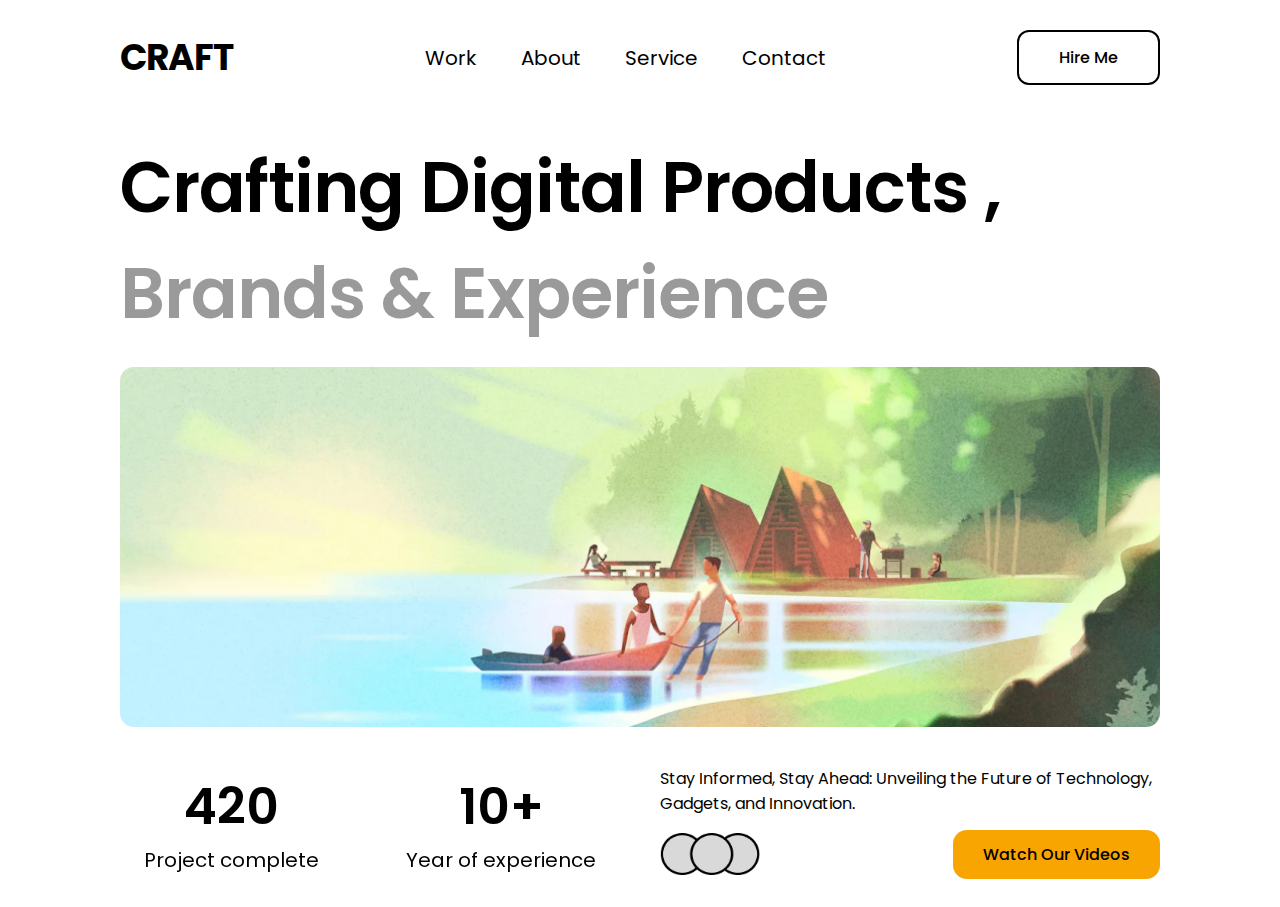
<file: index.html>
<!DOCTYPE html>
<html lang="en">
	<head>
		<meta charset="UTF-8" />
		<meta name="viewport" content="width=device-width, initial-scale=1.0" />
		<title>Ngobar Week 2</title>

		<link rel="stylesheet" href="styles/app.css" />
		<link href="https://unpkg.com/aos@2.3.1/dist/aos.css" rel="stylesheet">
	</head>
	<body>
		<!-- HEADER -->
		<header class="container">
			<nav class="navigation__wrapper">
				<!-- Text di kiri -->
				<div class="navigation__title">
					<h3>CRAFT</h3>
				</div>

				<!-- link navigasi -->
				<div class="navigation__menus">
					<a href="/pages/work.html">Work</a>
					<a href="/pages/about.html">About</a>
					<a href="/pages/services.html">Service</a>
					<a href="/pages/contact.html">Contact</a>
				</div>

				<!-- tombol Hire Me -->
				<div class="navigation__action">
					<a href="#" class="navigation__button">Hire Me</a>
					<a id="open">
						<img src="assets/icons/list.svg" alt="" />
					</a>
				</div>

				<!-- sidebar -->
				<aside class="sidebar-hide">
					<div>
						<a href="" id="close">
							<img src="assets/icons/close.svg" alt="" />
						</a>
					</div>
					<a href="/pages/work.html">Work</a>
					<a href="/pages/about.html">About</a>
					<a href="/pages/services.html">Service</a>
					<a href="/pages/contact.html">Contact</a>
				</aside>
				
			</nav>
		</header>

		<!-- Main content -->
		<main class="container">
			<!-- Hero Section -->
			<article class="content__article">
				<h1 id="main_text">
					Crafting digital products ,<span> brands & experience</span>
				</h1>
			</article>

			<!-- Banner -->
			<div class="content__banner">
				<img src="assets/image/Rectangle 5951 (1).png" alt="" />
			</div>

			<section class="content__information">
				<div class="content__item__value">
					<div>
						<div data-aos="flip-left">
							<h3>420</h3>
							<p>Project complete</p>
						</div>
					</div>
					<div>
						<div data-aos="flip-right">
							<h3>10+</h3>
							<p>Year of experience</p>
						</div>
					</div>
				</div>
				<div class="content__item__information">
					<p>
						Stay Informed, Stay Ahead: Unveiling the Future of Technology,
						Gadgets, and Innovation.
					</p>

					<div class="content__item__side">
						<img src="assets/image/Group 1000002131.png" alt="" />
						<button class="content__item__button">Watch Our Videos</button>
					</div>
				</div>
			</section>
		</main>

		<script src="scripts/app.js"></script>
		<script src="https://unpkg.com/aos@2.3.1/dist/aos.js"></script>
		<script>
			AOS.init();
		  </script>
	</body>
</html>
</file>
<file: styles/app.css>
@import url("https://fonts.googleapis.com/css2?family=Poppins:ital,wght@0,100;0,200;0,300;0,400;0,500;0,600;0,700;0,800;0,900;1,100;1,200;1,300;1,400;1,500;1,600;1,700;1,800;1,900&display=swap");



*,
html {
	margin: 0;
	padding: 0;
	box-sizing: border-box;
	font-family: "Poppins", sans-serif;
	scroll-behavior: smooth;
}

.container {
	max-width: 1080px;
	margin: 0 auto;
	padding: 0 20px;
}

.navigation__wrapper {
	display: flex;
	align-items: center;
	justify-content: space-between;
	padding: 30px 0;
}

.navigation__title > h3 {
	font-weight: 700;
	letter-spacing: -1px;
	font-size: 36px;
	text-transform: uppercase;
}

a {
	color: #000;
	text-decoration: none;
}

.navigation__menus > a {
	margin: 0 20px;
	font-weight: 400;
	font-size: 20px;
	display: none;

	transition: all 0.3s ease-in-out;
}

.navigation__action a.navigation__button {
	padding: 14px 40px;
	font-size: 16px;
	border-radius: 12px;
	font-weight: 500;
	border: 2px solid #000;
	display: none;
}

.navigation__action a.navigation__button:hover{
	color: rgb(154, 154, 154);
	transition: 1s;
}

/* Pada minggu keempat, ditambahkan sidebar sebagai pengganti navbar
   pada tampilan mobile
*/
aside {
	position: fixed;
	display: block;
	top: 0;
	padding: 24px 30px;
	height: 100%;
	width: 200px;
	background-color: whitesmoke;
	border-left: 1px solid black;
}

.sidebar-show {
	right: 0;
}

.sidebar-hide {
	right: -100%;
}

aside a {
	display: block;
	padding: 8px 16px;
	margin-bottom: 16px;
}

.navigation__menus > a:hover {
	color: rgb(154, 154, 154);
}

.content__article {
	padding-top: 20px;
}

#main_text {
	font-size: 30px;
	font-weight: 600;
	line-height: normal;
	letter-spacing: -1px;
	margin-bottom: 20px;
	text-transform: capitalize;
}

#main_text > span {
	color: rgb(154, 154, 154);
}

.content__banner {
	display: relative;
	height: 360px;
	min-width: 320px;
	max-width: 100%;
	margin: 0 auto;
}

.content__banner > img {
	object-fit: cover;
	border-radius: 14px;
	width: 100%;
	height: 100%;
	cursor: pointer;
}

.content__information {
	display: flex;
	padding: 20px 0;
	margin-top: 10px;
	justify-content: space-between;
	align-items: center;
	flex-direction: column;
	gap: 20px;
}

.content__item__value {
	flex: 1;
	display: flex;
	align-items: center;
	justify-content: space-between;
}

.content__item__value > div > div {
	display: flex;
	flex-direction: column;
	justify-content: center;
	align-items: center;
	padding: 8px 16px;
}

.content__item__value h3 {
	font-size: 40px;
	color: black;
	font-weight: 600;
}

.content__item__value p {
	font-size: 20px;
	color: black;
	font-weight: 400;
}

.content__item__information {
	flex: 1;
	display: block;
}

.content__item__information > p {
	font-size: 16px;
	font-weight: 400;
}

.content__item__side {
	display: flex;
	margin-top: 14px;
	align-items: center;
	justify-content: space-between;
}

.content__item__side > img {
	width: 100px;
}

.content__item__button {
	background: #f8a401;
	padding: 12px 30px;
	border: none;
	border-radius: 14px;
	cursor: pointer;
	font-size: 16px;
	font-weight: 500;
	text-transform: capitalize;
	transition: all 0.3s ease-in-out;
}

.content__item__button:hover {
	opacity: 0.8;
}


@media only screen and (min-width: 768px) {
	#main_text{
		font-size: 70px;
	}
	.content__information{
		flex-direction: row;
		gap: 40px;
	}
	.content__item__value > div{
		padding: 4px 8px;
	}
	.content__item__value h3{
		font-size: 50px;
	}
	.content__item__value p{
		font-size: 20px;
	}
	.navigation__menus > a{
		display: inline;
	}

	.navigation__action a.navigation__button{
		display : inline;
	}

	#open{
		display: none;
	}
}
</file>
